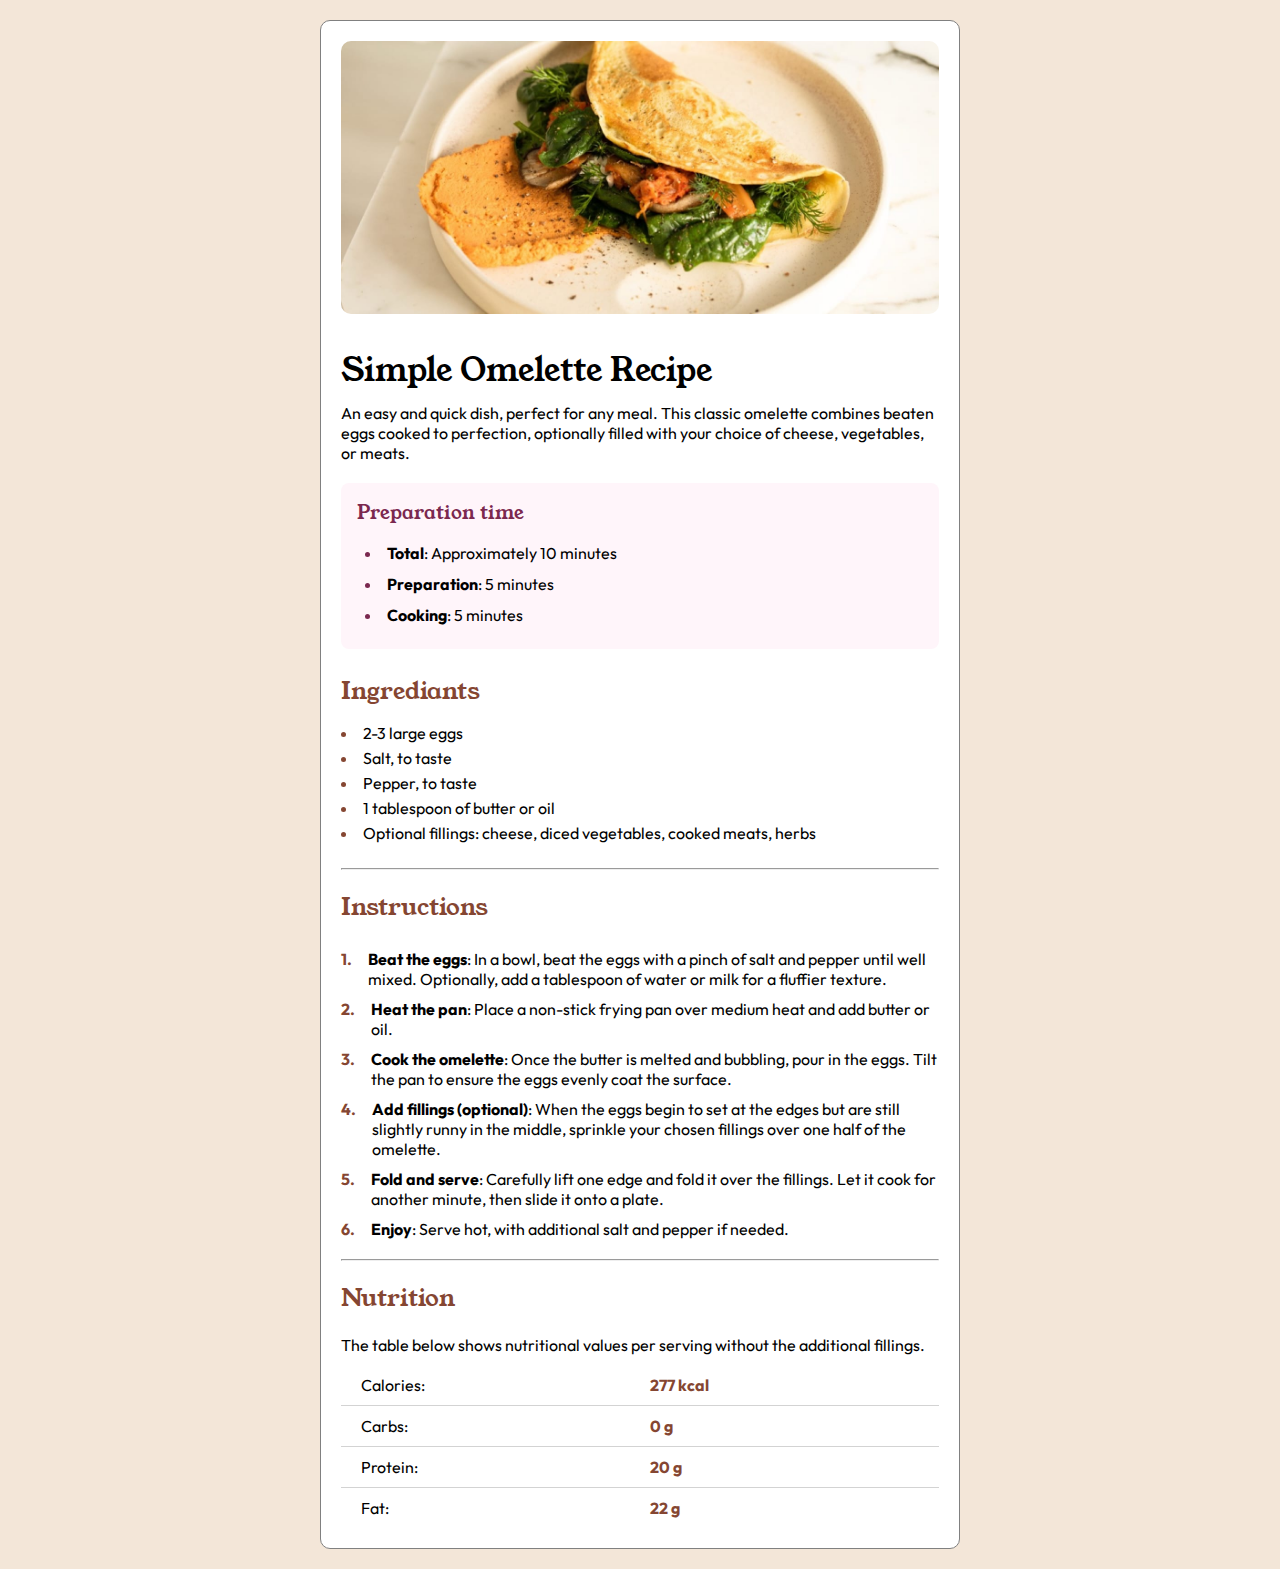
<file: index.html>
<!DOCTYPE html>
<html lang="en">
  <head>
    <meta charset="UTF-8" />
    <meta name="viewport" content="width=device-width, initial-scale=1.0" />
    <title>Simple Omelette Recipe</title>
    <link href="https://fonts.googleapis.com/css2?family=Outfit:wght@400;600;700&family=Young+Serif:wght@400&display=swap" rel="stylesheet">

    <link rel="stylesheet" href="style.css" />
  </head>
  <body>
    <div class="main">
      <header>
        <div class="recipe-img">
        <img src="assets/images/image-omelette.jpeg" alt="" />
    </div>
    
        <h1>Simple Omelette Recipe</h1>
        <p>
          An easy and quick dish, perfect for any meal. This classic omelette
          combines beaten eggs cooked to perfection, optionally filled with your
          choice of cheese, vegetables, or meats.
        </p>
      </header>
      <div class="container">
        <div class="prep-time">
          <h3>Preparation time</h3>
          <ul>
            <li><strong>Total</strong>: Approximately 10 minutes</li>
            <li><strong>Preparation</strong>: 5 minutes</li>
            <li><strong>Cooking</strong>: 5 minutes</li>
          </ul>
        </div>
        <div class="ingrediants">
          <h2>Ingrediants</h2>
          <ul class="ul-ingrediants">
            <li>2-3 large eggs</li>
            <li>Salt, to taste</li>
            <li>Pepper, to taste</li>
            <li>1 tablespoon of butter or oil</li>
            <li>
              Optional fillings: cheese, diced vegetables, cooked meats, herbs
            </li>
          </ul>
        </div>
        <hr class="line" />
        <div class="recipe-step">
          <h2>Instructions</h2>
          <div class="instructions">
            <div class="item">
              <div class="num">1.</div>
              <p>
                <strong>Beat the eggs</strong>: In a bowl, beat the eggs with a pinch of salt and pepper until
                well mixed. Optionally, add a tablespoon of water or milk for a
                fluffier texture.
              </p>
            </div>
            <div class="item">
              <div class="num">2.</div>
              <p>
                <strong>Heat the pan</strong>: Place a non-stick frying pan over medium heat and add butter or
                oil.
              </p>
            </div>
            <div class="item">
              <div class="num">3.</div>
              <p>
                <strong>Cook the omelette</strong>: Once the butter is melted and bubbling, pour in the eggs. Tilt
                the pan to ensure the eggs evenly coat the surface.
              </p>
            </div>
            <div class="item">
              <div class="num">4.</div>
              <p>
                <strong>Add fillings (optional)</strong>: When the eggs begin to set at the edges but are still slightly
                runny in the middle, sprinkle your chosen fillings over one half
                of the omelette.
              </p>
            </div>
            <div class="item">
              <div class="num">5.</div>
              <p>
                <strong>Fold and serve</strong>: Carefully lift one edge and fold it over the fillings. Let it
                cook for another minute, then slide it onto a plate.
              </p>
            </div>
            <div class="item">
              <div class="num">6.</div>
              <p><strong>Enjoy</strong>: Serve hot, with additional salt and pepper if needed.</p>
            </div>
          </div>
        </div>
        <hr class="line" />
        <div class="nutrition">
          <h2>Nutrition</h2>
          <p class="values">
            The table below shows nutritional values per serving without the
            additional fillings.
          </p>
          <div class="nutrition-table">
          <div class="item">
            <p>Calories:</p> 
            <p class="amount">277 kcal</p>
            </div>
    <div class="item">  
            <p>Carbs:</p>
            <p class="amount">0 g</p>
        </div>
        <div class="item">
            <p>Protein:</p>
            <p class="amount"> 20 g</p>
        </div>
        <div class="item">
            <p>Fat:</p> 
            <p class="amount">22 g</li>
          </div>
        </div>
    </div>
      </div>
    </div>
  </body>
</html>
</file>
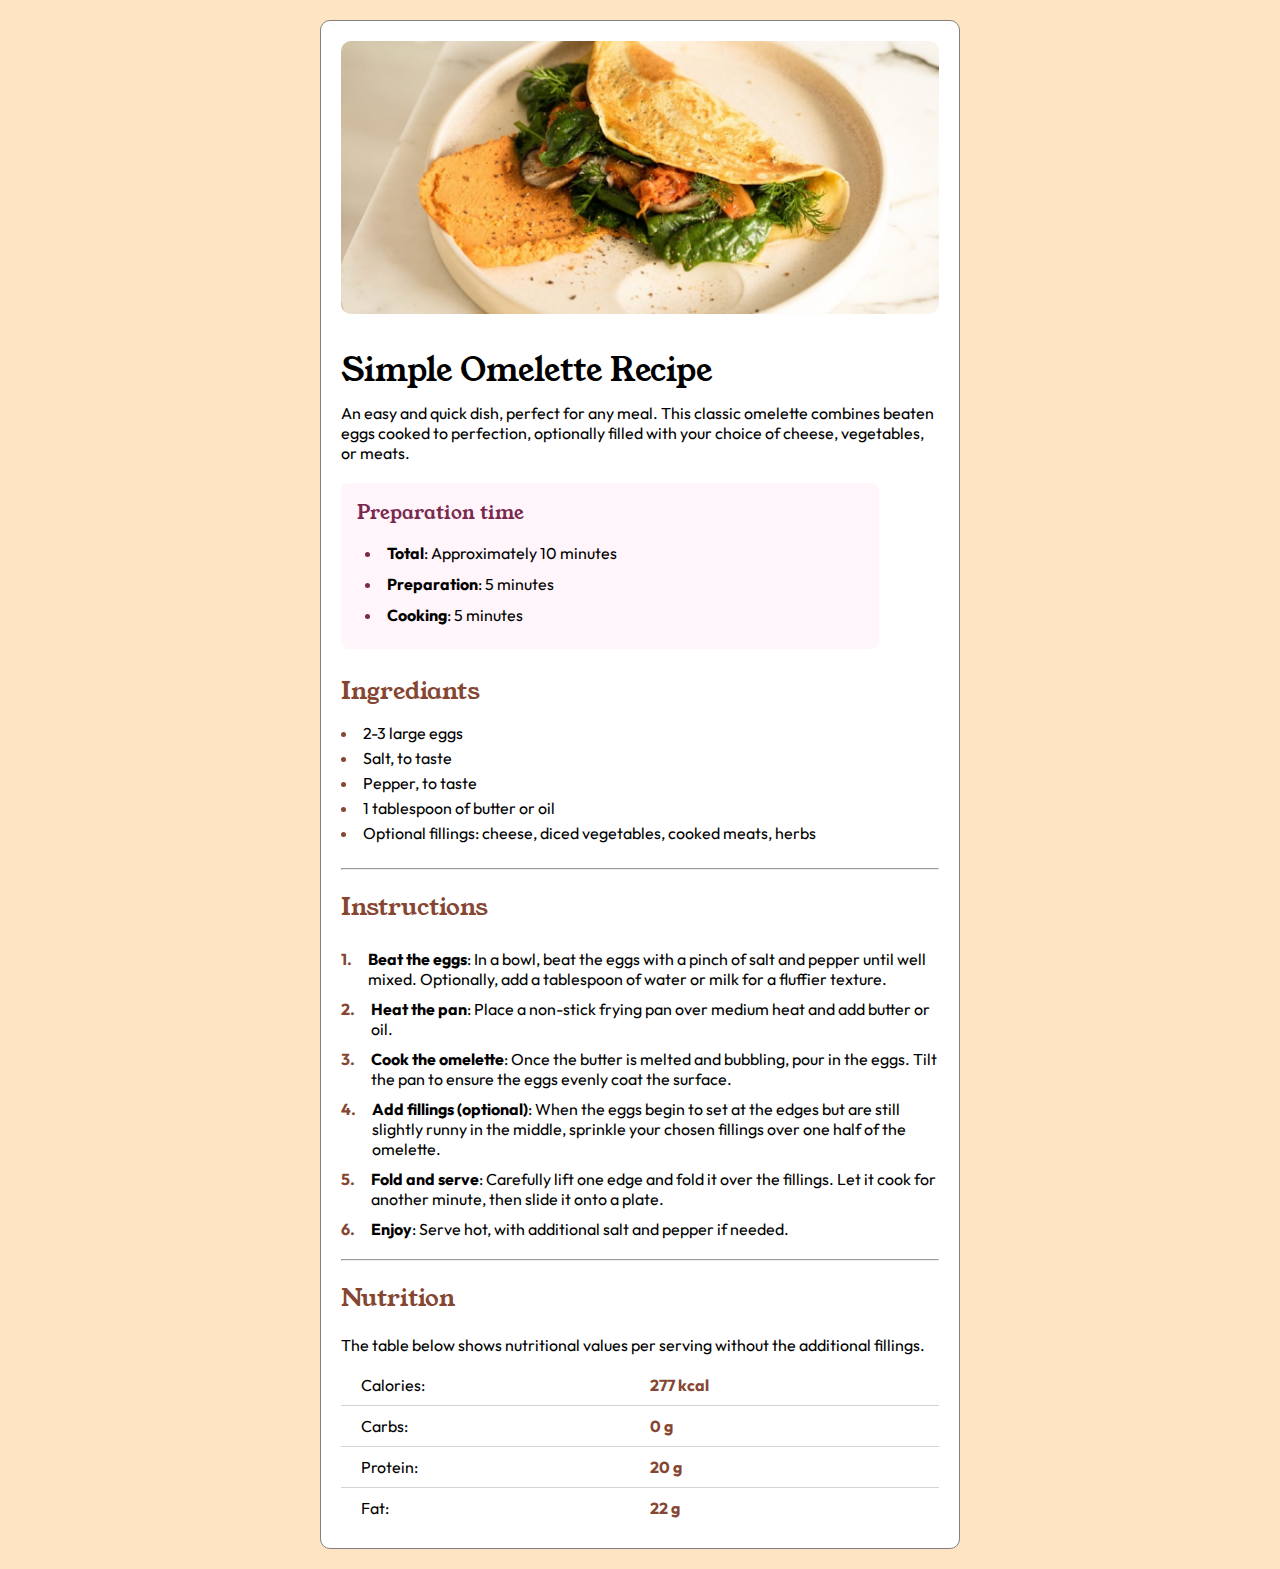
<file: recipe-page-main/index.html>
<!DOCTYPE html>
<html lang="en">
  <head>
    <meta charset="UTF-8" />
    <meta name="viewport" content="width=device-width, initial-scale=1.0" />
    <title>Simple Omelette Recipe</title>
    <link href="https://fonts.googleapis.com/css2?family=Outfit:wght@400;600;700&family=Young+Serif:wght@400&display=swap" rel="stylesheet">

    <link rel="stylesheet" href="style.css" />
  </head>
  <body>
    <div class="main">
      <header>
        <div class="recipe-img">
        <img src="/assets/images/image-omelette.jpeg" alt="" />
    </div>
    
        <h1>Simple Omelette Recipe</h1>
        <p>
          An easy and quick dish, perfect for any meal. This classic omelette
          combines beaten eggs cooked to perfection, optionally filled with your
          choice of cheese, vegetables, or meats.
        </p>
      </header>
      <div class="container">
        <div class="prep-time">
          <h3>Preparation time</h3>
          <ul>
            <li><strong>Total</strong>: Approximately 10 minutes</li>
            <li><strong>Preparation</strong>: 5 minutes</li>
            <li><strong>Cooking</strong>: 5 minutes</li>
          </ul>
        </div>
        <div class="ingrediants">
          <h2>Ingrediants</h2>
          <ul class="ul-ingrediants">
            <li>2-3 large eggs</li>
            <li>Salt, to taste</li>
            <li>Pepper, to taste</li>
            <li>1 tablespoon of butter or oil</li>
            <li>
              Optional fillings: cheese, diced vegetables, cooked meats, herbs
            </li>
          </ul>
        </div>
        <hr class="line" />
        <div class="recipe-step">
          <h2>Instructions</h2>
          <div class="instructions">
            <div class="item">
              <div class="num">1.</div>
              <p>
                <strong>Beat the eggs</strong>: In a bowl, beat the eggs with a pinch of salt and pepper until
                well mixed. Optionally, add a tablespoon of water or milk for a
                fluffier texture.
              </p>
            </div>
            <div class="item">
              <div class="num">2.</div>
              <p>
                <strong>Heat the pan</strong>: Place a non-stick frying pan over medium heat and add butter or
                oil.
              </p>
            </div>
            <div class="item">
              <div class="num">3.</div>
              <p>
                <strong>Cook the omelette</strong>: Once the butter is melted and bubbling, pour in the eggs. Tilt
                the pan to ensure the eggs evenly coat the surface.
              </p>
            </div>
            <div class="item">
              <div class="num">4.</div>
              <p>
                <strong>Add fillings (optional)</strong>: When the eggs begin to set at the edges but are still slightly
                runny in the middle, sprinkle your chosen fillings over one half
                of the omelette.
              </p>
            </div>
            <div class="item">
              <div class="num">5.</div>
              <p>
                <strong>Fold and serve</strong>: Carefully lift one edge and fold it over the fillings. Let it
                cook for another minute, then slide it onto a plate.
              </p>
            </div>
            <div class="item">
              <div class="num">6.</div>
              <p><strong>Enjoy</strong>: Serve hot, with additional salt and pepper if needed.</p>
            </div>
          </div>
        </div>
        <hr class="line" />
        <div class="nutrition">
          <h2>Nutrition</h2>
          <p class="values">
            The table below shows nutritional values per serving without the
            additional fillings.
          </p>
          <div class="nutrition-table">
          <div class="item">
            <p>Calories:</p> 
            <p class="amount">277 kcal</p>
            </div>
    <div class="item">  
            <p>Carbs:</p>
            <p class="amount">0 g</p>
        </div>
        <div class="item">
            <p>Protein:</p>
            <p class="amount"> 20 g</p>
        </div>
        <div class="item">
            <p>Fat:</p> 
            <p class="amount">22 g</li>
          </div>
        </div>
    </div>
      </div>
    </div>
  </body>
</html>
</file>
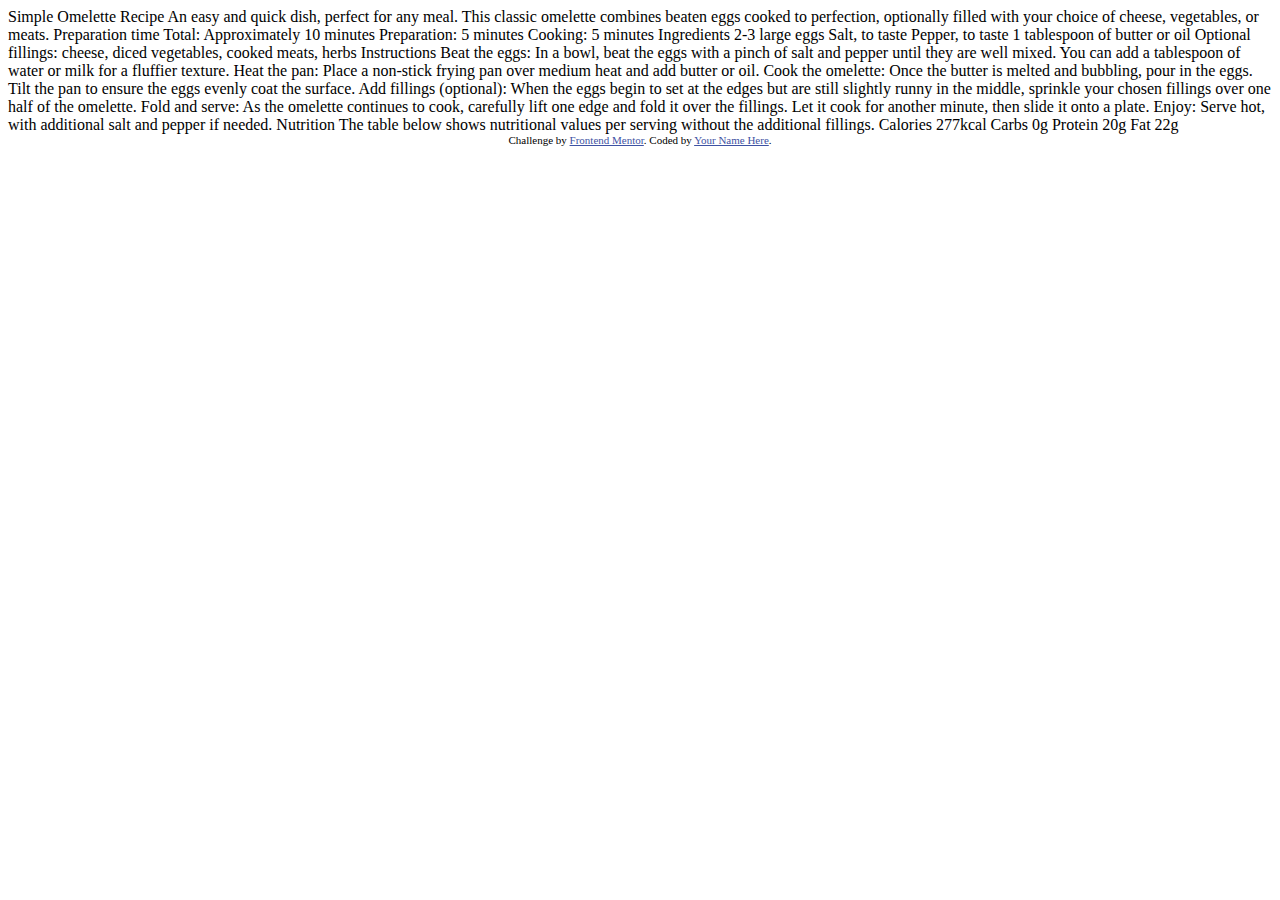
<file: recipee.html>
<!DOCTYPE html>
<html lang="en">
<head>
  <meta charset="UTF-8">
  <meta name="viewport" content="width=device-width, initial-scale=1.0"> <!-- displays site properly based on user's device -->

  <link rel="icon" type="image/png" sizes="32x32" href="./assets/images/favicon-32x32.png">
  
  <title>Frontend Mentor | Recipe page</title>

  <!-- Feel free to remove these styles or customise in your own stylesheet 👍 -->
  <style>
    .attribution { font-size: 11px; text-align: center; }
    .attribution a { color: hsl(228, 45%, 44%); }
  </style>
</head>
<body>

  Simple Omelette Recipe

  An easy and quick dish, perfect for any meal. This classic omelette combines beaten eggs cooked 
  to perfection, optionally filled with your choice of cheese, vegetables, or meats.

  Preparation time

  Total: Approximately 10 minutes
  Preparation: 5 minutes
  Cooking: 5 minutes

  Ingredients

  2-3 large eggs
  Salt, to taste
  Pepper, to taste
  1 tablespoon of butter or oil
  Optional fillings: cheese, diced vegetables, cooked meats, herbs

  Instructions

  Beat the eggs: In a bowl, beat the eggs with a pinch of salt and pepper until they are well mixed. 
  You can add a tablespoon of water or milk for a fluffier texture.

  Heat the pan: Place a non-stick frying pan over medium heat and add butter or oil.

  Cook the omelette: Once the butter is melted and bubbling, pour in the eggs. Tilt the pan to ensure 
  the eggs evenly coat the surface.

  Add fillings (optional): When the eggs begin to set at the edges but are still slightly runny in the 
  middle, sprinkle your chosen fillings over one half of the omelette.

  Fold and serve: As the omelette continues to cook, carefully lift one edge and fold it over the 
  fillings. Let it cook for another minute, then slide it onto a plate.

  Enjoy: Serve hot, with additional salt and pepper if needed.

  Nutrition

  The table below shows nutritional values per serving without the additional fillings.

  Calories
  277kcal

  Carbs
  0g

  Protein
  20g

  Fat
  22g
  
  <div class="attribution">
    Challenge by <a href="https://www.frontendmentor.io?ref=challenge" target="_blank">Frontend Mentor</a>. 
    Coded by <a href="#">Your Name Here</a>.
  </div>
</body>
</html>
</file>
<file: style.css>
*{
    padding: 0;
    margin: 0;
    box-sizing: border-box;
}

body{
    font-family: 'Outfit', sans-serif;
    font-weight: 400;
    display: flex;
    justify-content: center;
    width: 100%;
    background-color: hsl(30, 54%, 90%);
}

h1, h2, h3, h4, h5, h6 {
    font-family: 'Young Serif', serif;
    font-weight: 400; 
}

p {
    font-size: 1rem; /* 16px */
  
}

.main{
  width: 50%;
  height: auto;
  /* padding: 20px; */
  border: 1px solid gray;
  border-radius: 10px;
  margin: 20px;
  background-color: white;
}

.main .recipe-img{
    padding: 20px;
}

.recipe-img img{
    width: 100%;
    border-radius: 10px;
}

header > h1 {
    padding-top: 10px;
    padding-left: 20px;
    padding-right: 20px;
}

header > p {
    padding-top: 10px;
    padding-left: 20px;
    padding-right: 20px;
}

.container {
    padding: 20px;
}

.prep-time{
   margin-top: 2rem auto;
   /* padding-left: 20px; */
   padding: 1rem;
   border-radius: 8px;
   background-color: hsl(330, 100%, 98%) ;
   width: 100%;
   max-width: 1440px;
   text-align: left;
   display: flex;
   flex-direction: column;
   
}

.prep-time li {
    list-style-position: inside; 
    text-indent: -1em; 
    padding-left: 1.5em; 
    line-height: 1.6; 
}

.prep-time li::marker{
    color: hsl(332, 51%, 32%);
}

.prep-time > h3 {
    padding-bottom: 15px;
    color: hsl(332, 51%, 32%);
}

ul {
    list-style-position: inside;
  }

  ul > li{
    padding-bottom: 5px;
  }

  .ingrediants {
    margin-top: 25px;
  }

  .ingrediants h2 {
   color: hsl(14, 45%, 36%);
  }

 .ul-ingrediants{
    padding-top: 15px;
 }
 .ul-ingrediants li::marker {
    color: hsl(14, 45%, 36%);
}

 .line{
    margin-top: 20px;
    margin-bottom: 20px;
 }

 .instructions{
    margin-top: 25px;
    
 }

 .instructions .item {
  margin-bottom: 10px;
 }

 .instructions .item .num {
    margin-right: 1rem;
    font-weight: 700;
    color: hsl(14, 45%, 36%);
 }

 ol {
    list-style-position: inside;
  }

.item{
    display: flex;
}

.recipe-step h2{
    color: hsl(14, 45%, 36%);
} 


.nutrition h2 {
    padding-bottom: 10px;
    color: hsl(14, 45%, 36%);
}

.nutrition .values {
    margin: 10px 0;
}
.nutrition-table .item {
    display: flex;
    padding-left: 20px;
    border-bottom: 1px solid lightgray;
}

.nutrition-table .item:last-child{
    border-bottom: none;
}
.nutrition-table .item p:nth-child(2) {
    color: hsl(14, 45%, 36%);
    font-weight: 700;
}

.nutrition-table .item > * {
    width: 100px;
    margin-right: auto;
    padding: 10px 0;
}

@media(max-width: 375px) {
    .main{
        margin: 0;
        padding: 0px;
        border-radius: 0;
        border: none;
    }
    header h1 {
        margin-top: 32px;
    }

    .main .recipe-img {
        padding: 0;
        border-radius: 0;
    }

    .recipe-img img{
        border-radius: 0;
    }

    .prep-time {
        padding: 0.5rem; 
        font-size: 0.9rem; 
        gap: 0.3rem; 
        width: 100%; 
        word-wrap: break-word
    }
 
    .prep-time h3 {
        font-size: 1rem; 
    }
    .prep-time li {
        word-wrap: break-word; /* Takođe prelom reči unutar liste */
    }


}
</file>
<file: recipe-page-main/style.css>
*{
    padding: 0;
    margin: 0;
    box-sizing: border-box;
}

body{
    font-family: 'Outfit', sans-serif;
    font-weight: 400;
    display: flex;
    justify-content: center;
    width: 100%;
    background-color: bisque;
}

h1, h2, h3, h4, h5, h6 {
    font-family: 'Young Serif', serif;
    font-weight: 400; 
}

p {
    font-size: 1rem; /* 16px */
  
}

.main{
  width: 50%;
  height: auto;
  /* padding: 20px; */
  border: 1px solid gray;
  border-radius: 10px;
  margin: 20px;
  background-color: white;
}

.main .recipe-img{
    padding: 20px;
}

.recipe-img img{
    width: 100%;
    border-radius: 10px;
}

header > h1 {
    padding-top: 10px;
    padding-left: 20px;
    padding-right: 20px;
}

header > p {
    padding-top: 10px;
    padding-left: 20px;
    padding-right: 20px;
}

.container {
    padding: 20px;
}

.prep-time{
   margin-top: 2rem auto;
   /* padding-left: 20px; */
   padding: 1rem;
   border-radius: 8px;
   background-color: hsl(330, 100%, 98%) ;
   width: 90%;
   max-width: 1440px;
   text-align: left;
   display: flex;
   flex-direction: column;
   
}

.prep-time li {
    list-style-position: inside; 
    text-indent: -1em; 
    padding-left: 1.5em; 
    line-height: 1.6; 
}

.prep-time li::marker{
    color: hsl(332, 51%, 32%);
}

.prep-time > h3 {
    padding-bottom: 15px;
    color: hsl(332, 51%, 32%);
}

ul {
    list-style-position: inside;
  }

  ul > li{
    padding-bottom: 5px;
  }

  .ingrediants {
    margin-top: 25px;
  }

  .ingrediants h2 {
   color: hsl(14, 45%, 36%);
  }

 .ul-ingrediants{
    padding-top: 15px;
 }
 .ul-ingrediants li::marker {
    color: hsl(14, 45%, 36%);
}

 .line{
    margin-top: 20px;
    margin-bottom: 20px;
 }

 .instructions{
    margin-top: 25px;
    
 }

 .instructions .item {
  margin-bottom: 10px;
 }

 .instructions .item .num {
    margin-right: 1rem;
    font-weight: 700;
    color: hsl(14, 45%, 36%);
 }

 ol {
    list-style-position: inside;
  }

.item{
    display: flex;
}

.recipe-step h2{
    color: hsl(14, 45%, 36%);
} 


.nutrition h2 {
    padding-bottom: 10px;
    color: hsl(14, 45%, 36%);
}

.nutrition .values {
    margin: 10px 0;
}
.nutrition-table .item {
    display: flex;
    padding-left: 20px;
    border-bottom: 1px solid lightgray;
}

.nutrition-table .item:last-child{
    border-bottom: none;
}
.nutrition-table .item p:nth-child(2) {
    color: hsl(14, 45%, 36%);
    font-weight: 700;
}

.nutrition-table .item > * {
    width: 100px;
    margin-right: auto;
    padding: 10px 0;
}

@media(max-width: 375px) {
    .main{
        margin: 0;
        padding: 0px;
        border-radius: 0;
        border: none;
    }
    header h1 {
        margin-top: 32px;
    }

    .main .recipe-img {
        padding: 0;
        border-radius: 0;
    }

    .recipe-img img{
        border-radius: 0;
    }

    .prep-time {
        padding: 0.5rem; 
        font-size: 0.9rem; 
        gap: 0.3rem; 
        width: 95%; 
    }
 
    .prep-time h3 {
        font-size: 1rem; 
    }



}
</file>
